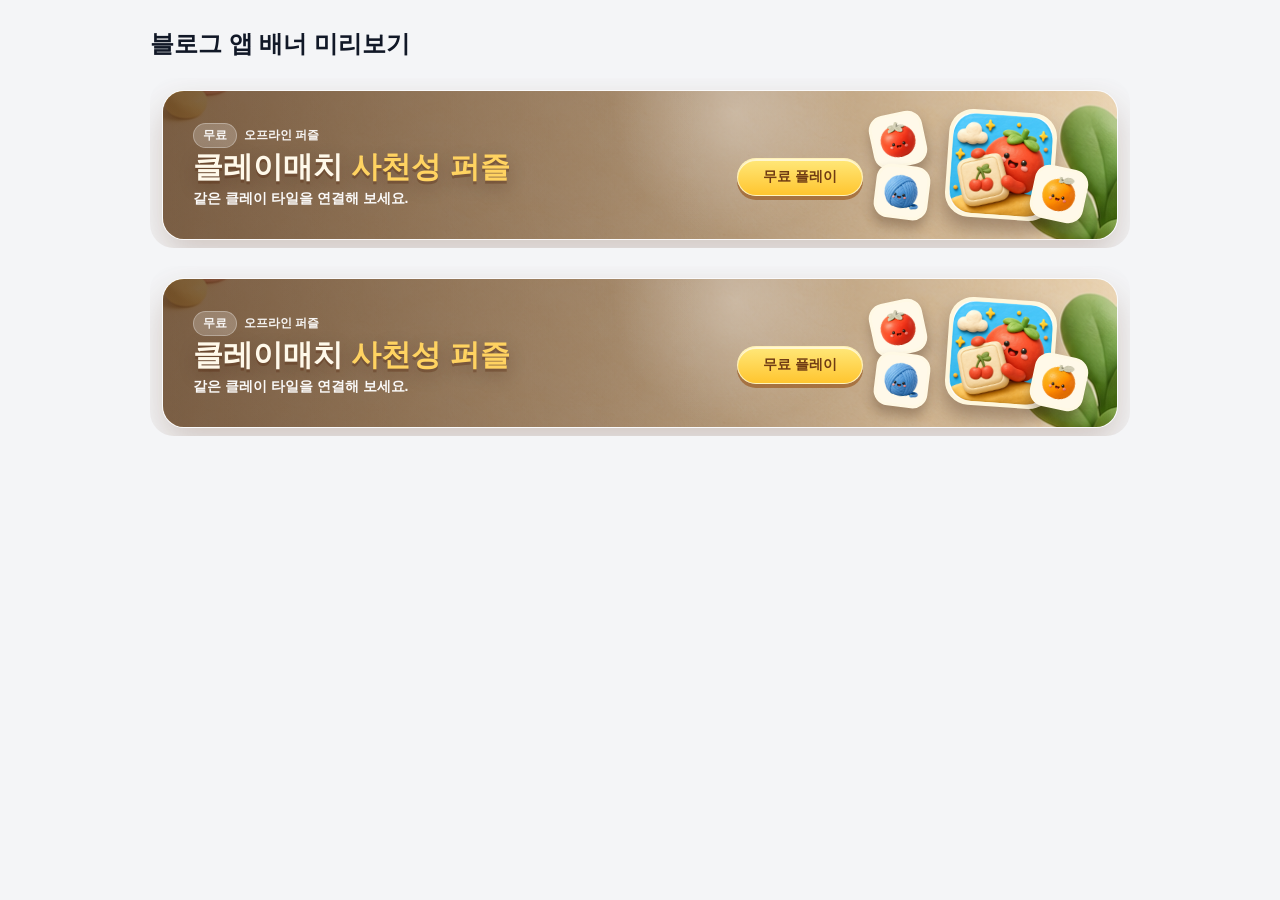
<file: index.html>
<!doctype html>
<html lang="ko">
<head>
  <meta charset="utf-8">
  <meta name="viewport" content="width=device-width, initial-scale=1">
  <title>블로그 앱 배너 미리보기</title>
  <style>
    body {
      margin: 0;
      padding: 28px;
      background: #f4f5f7;
      font-family: Pretendard, Inter, -apple-system, BlinkMacSystemFont, "Segoe UI", sans-serif;
    }

    main {
      max-width: 980px;
      margin: 0 auto;
    }

    h1 {
      margin: 0 0 18px;
      color: #111827;
      font-size: 24px;
      letter-spacing: 0;
    }

    iframe {
      display: block;
      width: 100%;
      height: 170px;
      margin: 0 0 18px;
      border: 0;
      border-radius: 24px;
      overflow: hidden;
    }

    @media (max-width: 560px) {
      body {
        padding: 12px;
      }

      iframe {
        height: 236px;
      }
    }
  </style>
</head>
<body>
  <main>
    <h1>블로그 앱 배너 미리보기</h1>
    <iframe src="rolling.html" title="앱 롤링 배너"></iframe>
    <iframe src="rolling.html" title="앱 롤링 배너"></iframe>
  </main>
</body>
</html>
</file>
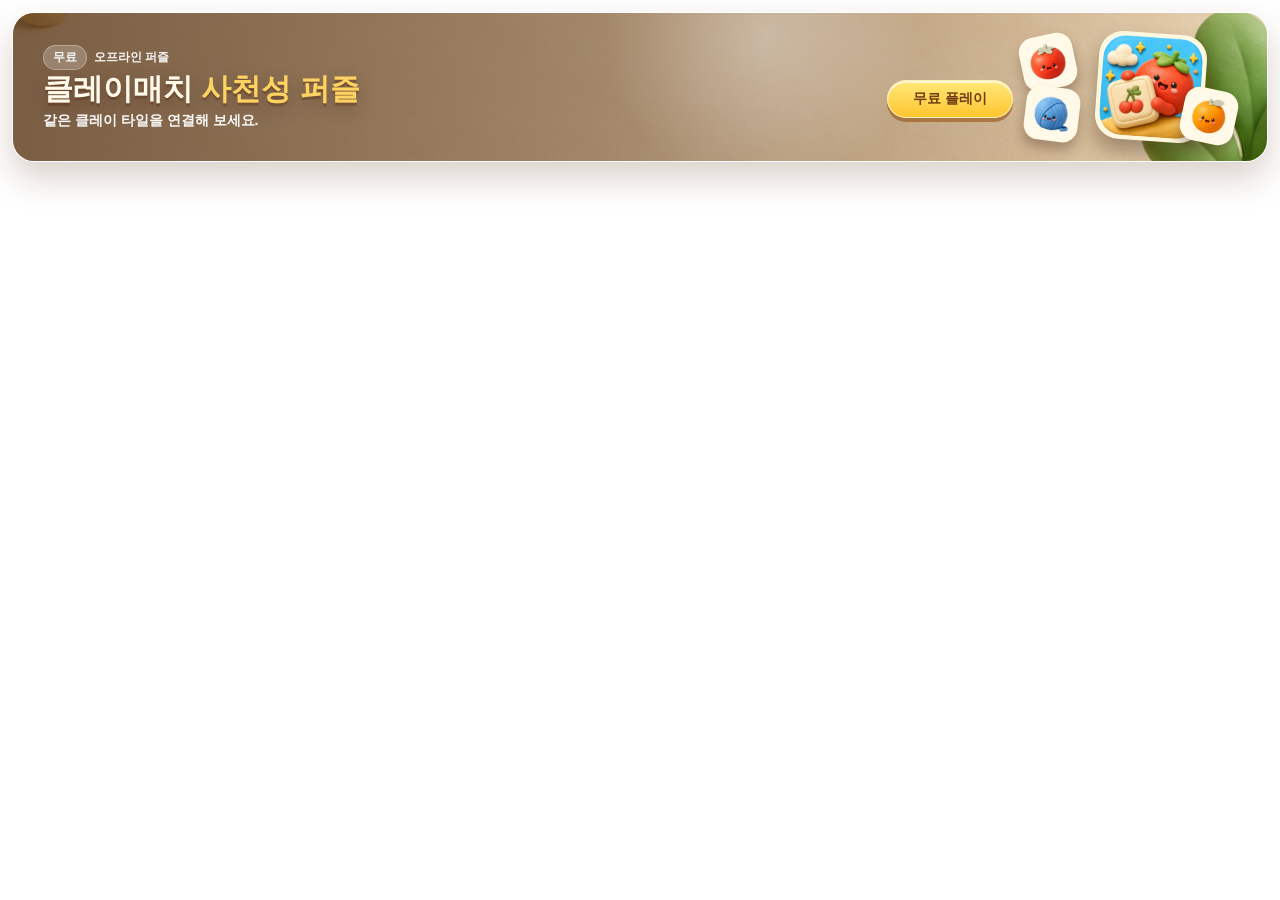
<file: rolling.html>
<!doctype html>
<html lang="ko">
<head>
  <meta charset="utf-8">
  <meta name="viewport" content="width=device-width, initial-scale=1">
  <title>클레이매치 배너</title>
  <link rel="stylesheet" href="styles.css">
</head>
<body>
  <a class="banner banner--clay" href="https://play.google.com/store/apps/details?id=com.rujina.claymatch" target="_blank" rel="noopener" aria-label="클레이매치: 사천성 퍼즐 무료 플레이">
    <span class="copy">
      <span class="meta"><span class="badge">무료</span><span>오프라인 퍼즐</span></span>
      <strong>클레이매치 <em>사천성 퍼즐</em></strong>
      <span class="description">같은 클레이 타일을 연결해 보세요.</span>
      <span class="cta">무료 플레이</span>
    </span>
    <span class="visual" aria-hidden="true">
      <span class="hero-icon"><img src="assets/clay-match-icon.png" alt=""></span>
      <span class="clay-tile tile--tomato"></span>
      <span class="clay-tile tile--orange"></span>
      <span class="clay-tile tile--yarn"></span>
    </span>
  </a>
  <script src="resize-parent.js"></script>
</body>
</html>
</file>
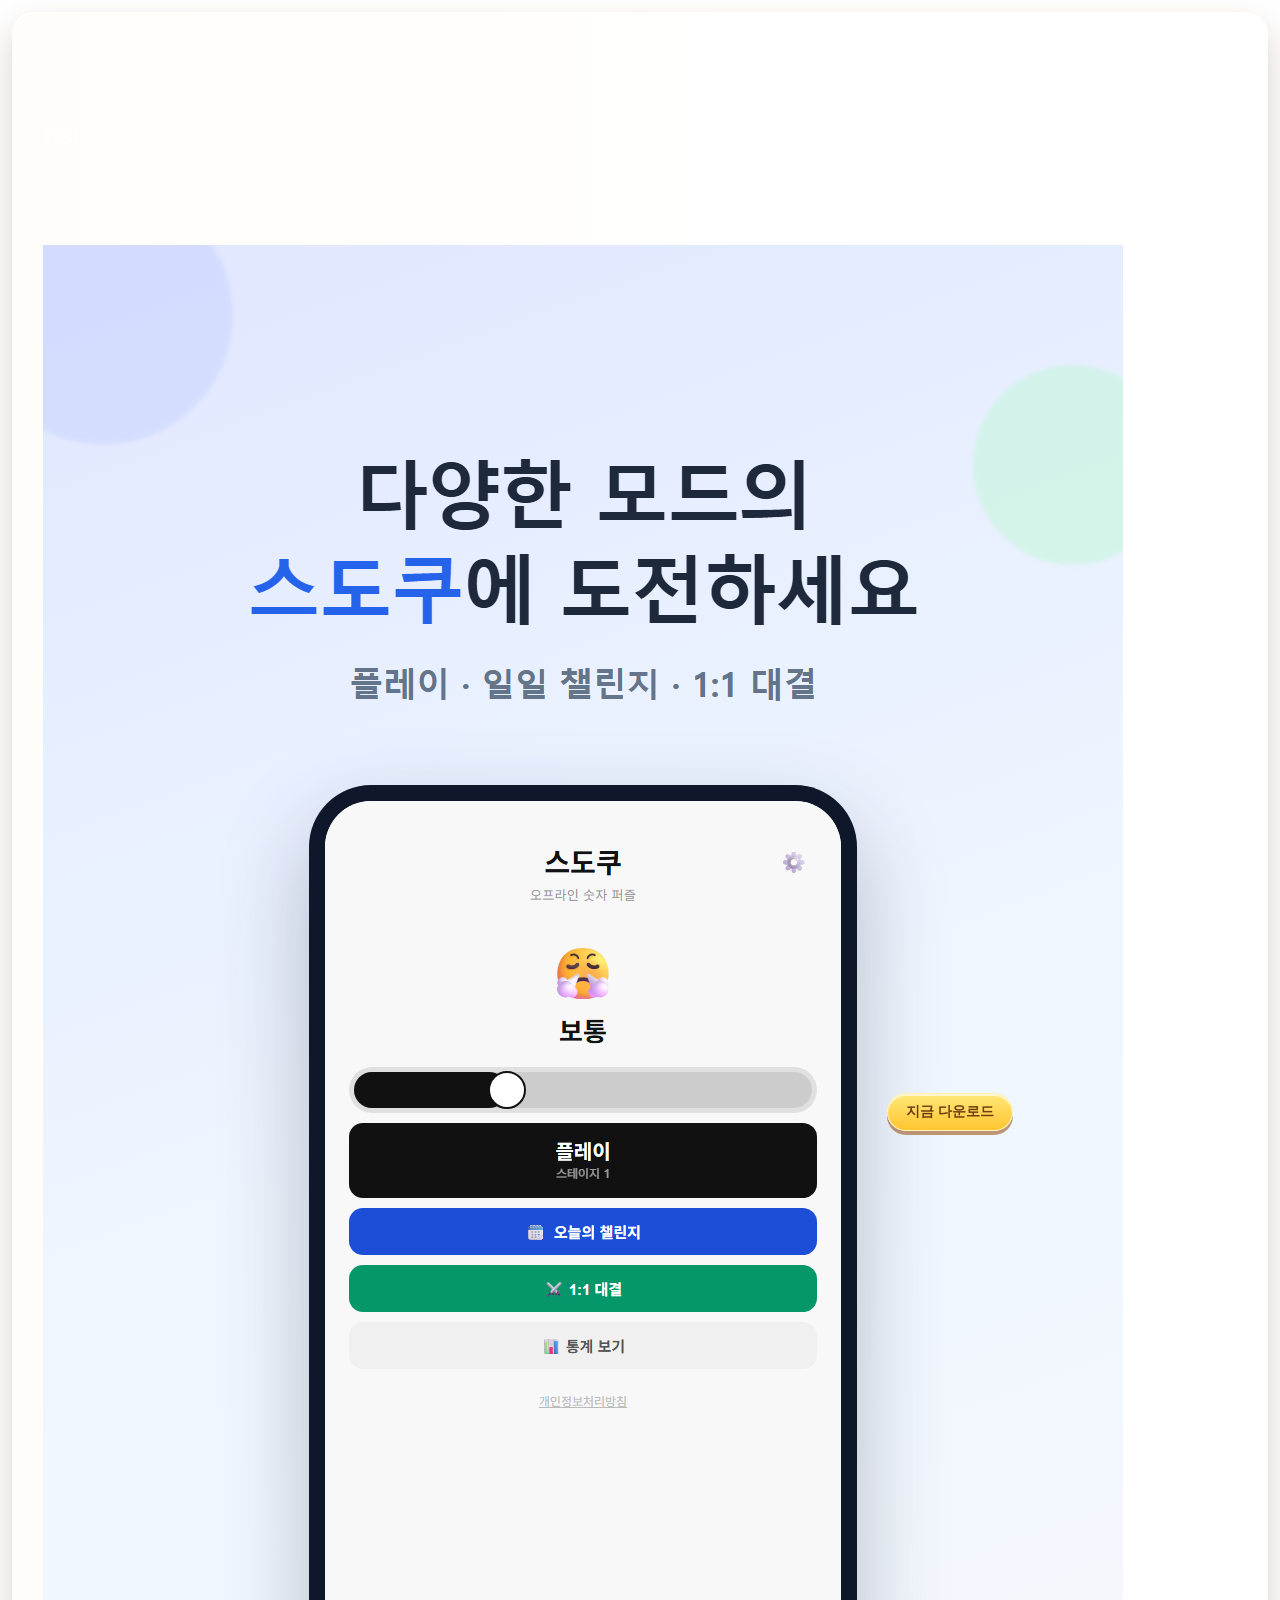
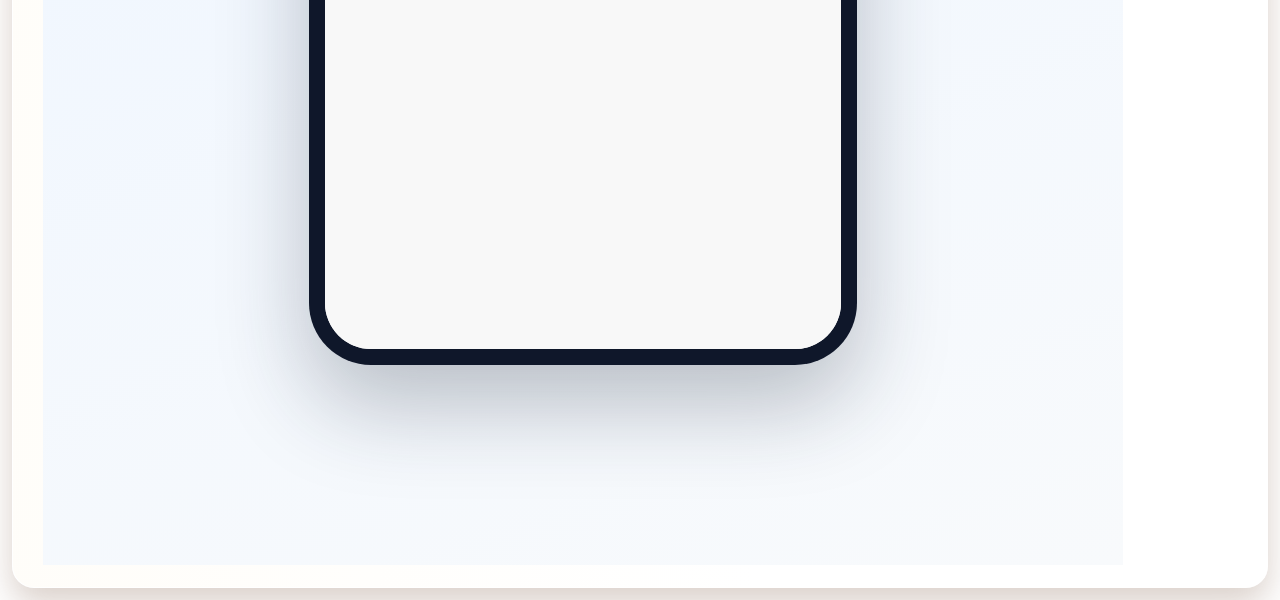
<file: sudoku.html>
<!doctype html>
<html lang="ko">
<head>
  <meta charset="utf-8">
  <meta name="viewport" content="width=device-width, initial-scale=1">
  <title>스도쿠 앱 배너</title>
  <link rel="stylesheet" href="styles.css">
</head>
<body>
  <a class="banner banner--sudoku" href="https://play.google.com/store/apps/details?id=com.info.sudoku" target="_blank" rel="noopener" aria-label="스도쿠 오프라인 숫자 퍼즐 다운로드">
    <div class="app-icon" aria-hidden="true">
      <div class="sudoku-glyph"><span>1</span><span>2</span><span>3</span><span>4</span></div>
    </div>
    <div class="copy">
      <div class="meta"><span class="badge">무료</span><span class="stars">★★★★★</span></div>
      <h1>스도쿠 오프라인 숫자 퍼즐</h1>
      <p>광고 적은 무료 스도쿠. 데일리 챌린지와 1:1 실시간 대결까지.</p>
    </div>
    <div class="preview" aria-hidden="true">
      <img src="assets/sudoku-preview.png" alt="">
    </div>
    <span class="cta">지금 다운로드</span>
  </a>
  <script src="resize-parent.js"></script>
</body>
</html>
</file>
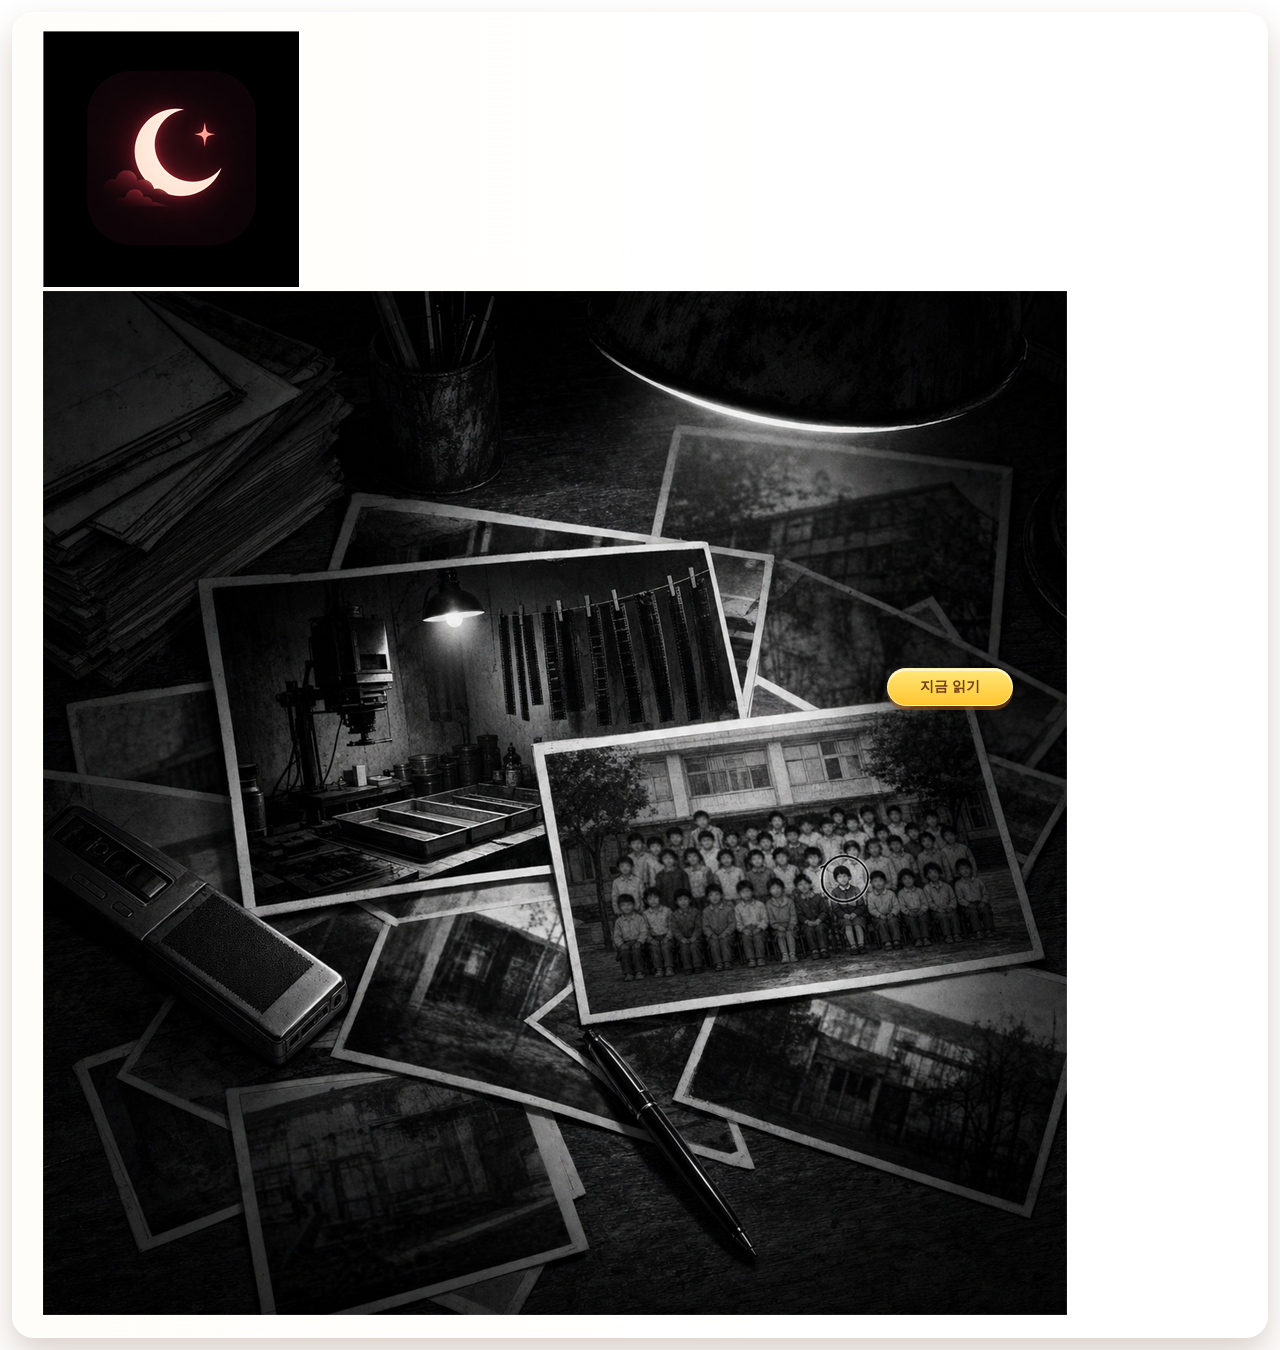
<file: yahwa.html>
<!doctype html>
<html lang="ko">
<head>
  <meta charset="utf-8">
  <meta name="viewport" content="width=device-width, initial-scale=1">
  <title>야화 앱 배너</title>
  <link rel="stylesheet" href="styles.css">
</head>
<body>
  <a class="banner banner--yahwa" href="https://play.google.com/store/apps/details?id=com.yahwa.yourstory" target="_blank" rel="noopener" aria-label="야화취재기 앱 다운로드">
    <div class="app-icon" aria-hidden="true">
      <img src="assets/yahwa-icon-256.png" alt="">
    </div>
    <div class="copy">
      <div class="meta"><span class="badge">공포 스토리</span><span>인터랙티브 연재</span></div>
      <h1>야화취재기</h1>
      <p>어둠 속 사건을 따라가는 한국형 미스터리 공포 이야기.</p>
    </div>
    <div class="preview" aria-hidden="true">
      <img src="assets/yahwa-bg.png" alt="">
    </div>
    <span class="cta">지금 읽기</span>
  </a>
  <script src="resize-parent.js"></script>
</body>
</html>
</file>
<file: styles.css>
:root { color-scheme: light; font-family: Pretendard, Inter, -apple-system, BlinkMacSystemFont, "Segoe UI", sans-serif; }
* { box-sizing: border-box; }
html, body { margin: 0; min-width: 0; background: transparent; }
body { padding: 12px; }
.banner { position: relative; isolation: isolate; display: grid; grid-template-columns: minmax(0, 1fr) 224px; align-items: center; width: 100%; min-height: 148px; padding: 18px 30px; overflow: hidden; color: #fff; text-decoration: none; border: 1px solid rgba(255, 255, 255, 0.58); border-radius: 22px; box-shadow: 0 16px 34px rgba(97, 53, 24, 0.23); }
.banner::before, .banner::after { position: absolute; inset: 0; z-index: -1; content: ""; }
.banner--clay::before { background: linear-gradient(90deg, rgba(67, 37, 17, 0.78), rgba(74, 42, 19, 0.51) 47%, rgba(76, 44, 18, 0.10)), url("assets/clay-craft-bg.png") center 49% / cover; }
.banner::after { background: linear-gradient(90deg, rgba(255, 237, 198, 0.10), transparent 60%), radial-gradient(circle at 60% 15%, rgba(255, 255, 255, 0.32), transparent 21%); }
.copy { min-width: 0; }
.meta { display: flex; align-items: center; gap: 7px; margin-bottom: 5px; color: rgba(255, 255, 255, 0.93); font-size: 12px; font-weight: 800; }
.badge { padding: 3px 9px; border-radius: 999px; background: rgba(255, 255, 255, 0.22); border: 1px solid rgba(255, 255, 255, 0.30); }
.copy strong { display: block; color: #fff9ea; font-size: clamp(22px, 3.2vw, 30px); font-weight: 900; line-height: 0.96; letter-spacing: 0; text-shadow: 0 3px 0 rgba(84, 38, 12, 0.32), 0 6px 18px rgba(45, 20, 8, 0.26); }
.copy strong em { color: #ffd361; font-style: normal; }
.description { display: block; margin-top: 7px; color: rgba(255, 255, 255, 0.96); font-size: 14px; font-weight: 700; line-height: 1.3; }
.cta { position: absolute; right: 254px; top: 50%; transform: translateY(-50%); display: inline-flex; align-items: center; justify-content: center; min-width: 126px; height: 38px; margin-top: 12px; padding: 0 17px; color: #703c14; font-size: 14px; font-weight: 900; white-space: nowrap; border: 1px solid rgba(255, 245, 197, 0.9); border-radius: 999px; background: linear-gradient(#ffe87a, #ffc52f); box-shadow: inset 0 2px 0 rgba(255, 255, 255, 0.65), 0 4px 0 rgba(148, 76, 12, 0.56); }
.visual { position: relative; height: 112px; }
.hero-icon { position: absolute; right: 32px; top: 50%; display: block; width: 108px; height: 108px; overflow: hidden; border: 4px solid rgba(255, 248, 222, 0.94); border-radius: 24px; background: #fff5d9; box-shadow: 0 12px 20px rgba(54, 27, 11, 0.35); transform: translateY(-50%) rotate(4deg); }
.hero-icon img { width: 100%; height: 100%; object-fit: cover; }
.clay-tile { position: absolute; display: block; width: 54px; height: 54px; border: 3px solid rgba(255, 249, 229, 0.95); border-radius: 15px; background-color: #fff9e9; background-image: url("assets/clay-tile-icons.png"); background-repeat: no-repeat; background-size: 400% 300%; box-shadow: 0 8px 12px rgba(56, 29, 12, 0.30); }
.tile--tomato { left: 8px; top: 4px; background-position: 0 0; transform: rotate(-12deg); }
.tile--orange { right: 1px; bottom: 0; background-position: 66.67% 0; transform: rotate(12deg); }
.tile--yarn { left: 12px; bottom: 2px; background-position: 100% 50%; transform: rotate(7deg); }
@media (max-width: 720px) { body { padding: 10px; } .cta { position: static; transform: none; } .banner { grid-template-columns: minmax(0, 1fr) 170px; min-height: 160px; padding: 18px 20px; } .visual { height: 118px; } .hero-icon { right: 18px; width: 94px; height: 94px; } .clay-tile { width: 47px; height: 47px; border-radius: 13px; } .tile--tomato { left: 1px; } .tile--yarn { left: 6px; } .copy strong { font-size: 25px; } }
@media (max-width: 520px) { .copy strong em { display: block; } .banner { grid-template-columns: minmax(0, 1fr) 126px; min-height: 182px; padding: 17px 16px; } .meta { font-size: 11px; } .copy strong { font-size: 21px; } .description { max-width: 182px; font-size: 12px; } .cta { min-width: 114px; height: 36px; margin-top: 10px; font-size: 13px; } .visual { height: 106px; } .hero-icon { right: 8px; width: 78px; height: 78px; border-width: 3px; border-radius: 19px; } .clay-tile { width: 41px; height: 41px; border-width: 2px; border-radius: 11px; } .tile--tomato { left: -1px; top: 8px; } .tile--orange { right: -1px; } .tile--yarn { left: 2px; bottom: 7px; } }
</file>
